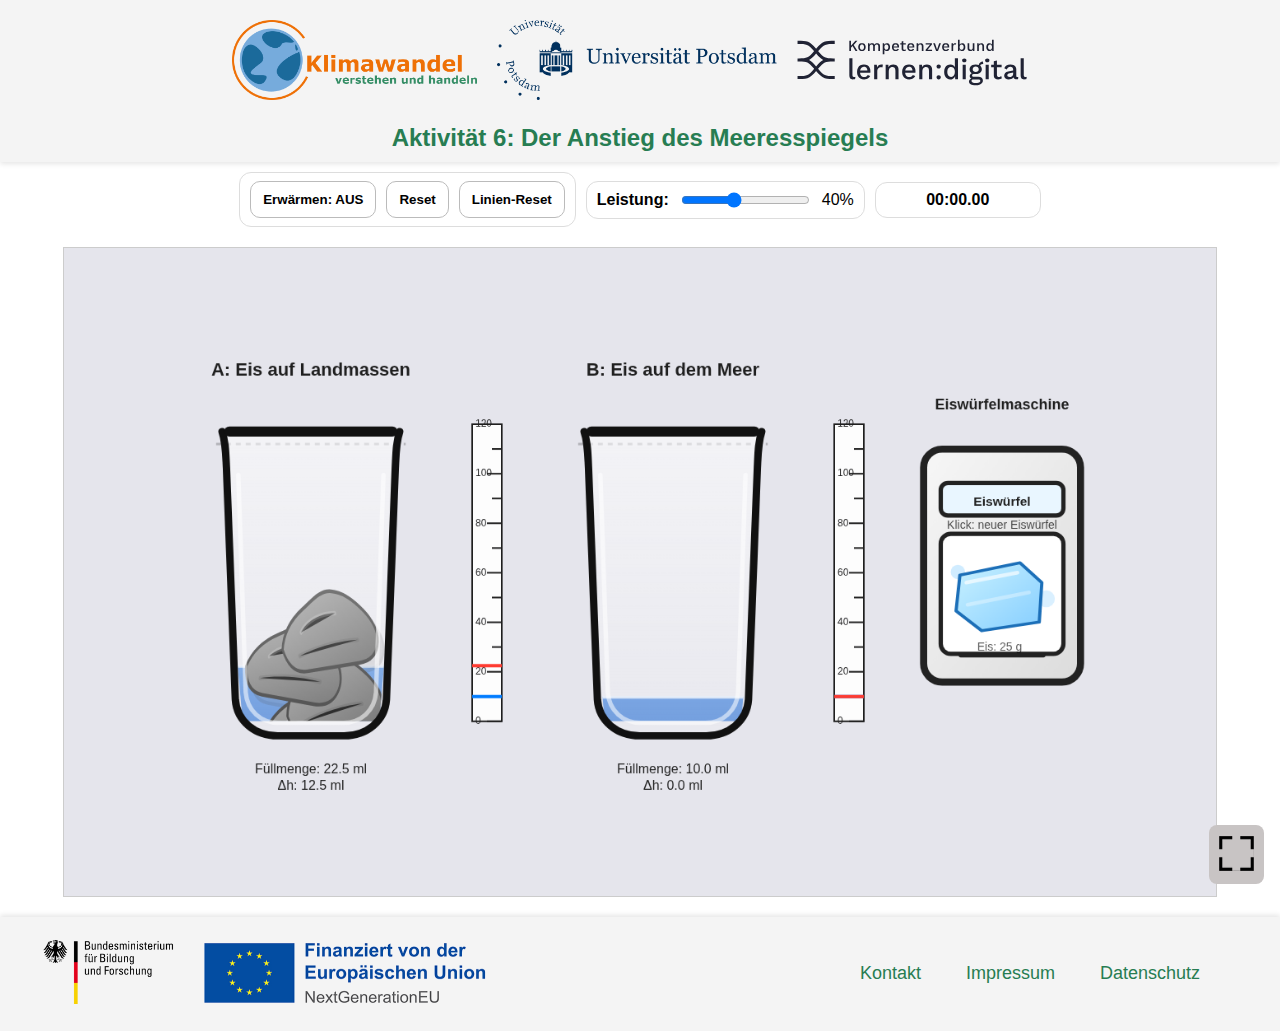
<file: A6/index.html>
<!DOCTYPE html>
<html lang="de">
<head>
  <meta charset="UTF-8" />
  <meta name="viewport" content="width=device-width, initial-scale=1.0" />
  <title>Aktivität 6: Der Anstieg des Meeresspiegels</title>
  <link rel="stylesheet" href="styles.css" />
  <script src="script.js" defer></script>
  <style>
    /* kleine, nicht-invasive Ergänzungen nur für die Steuerleiste */
    #controlsBar{
      max-width: 1400px;
      width: 90%;
      margin: 10px auto 0 auto;
      display: flex;
      gap: 10px;
      flex-wrap: wrap;
      align-items: center;
      justify-content: center;
    }
    #controlsBar button{
      padding: 10px 12px;
      border-radius: 10px;
      border: 1px solid #bbb;
      background: #fff;
      cursor: pointer;
      font-weight: 600;
    }
    #controlsBar button.on{ background: #e9f6ff; border-color:#7fb6ff; }
    #controlsBar .group{
      display:flex; gap:10px; align-items:center; flex-wrap:wrap;
      background: rgba(255,255,255,0.85);
      border: 1px solid #ddd;
      padding: 8px 10px;
      border-radius: 12px;
    }
    #controlsBar label{ font-weight: 600; }
    #timerBox{
      font-variant-numeric: tabular-nums;
      font-weight: 700;
      padding: 8px 12px;
      border-radius: 12px;
      border: 1px solid #ddd;
      background: rgba(255,255,255,0.85);
      min-width: 140px;
      text-align:center;
    }
  </style>
</head>

<header>
  <div id="parentHeader">
    <div id="logoRow">
      <a href="https://klimawandel-schule.de/de"><img class="header-logo" src="img/logo.png" alt="Logo 1"></a>
      <a href="https://www.uni-potsdam.de/de/physikdidaktik/willkommen"><img class="header-logo" src="img/unipotsdam_logo.png" alt="Logo Uni Potsdam"></a>
      <a href="https://lernen.digital/"><img class="header-logo" src="img/kompetenzverbund-lernen-digital.svg" alt="Logo lernen.digital"></a>
    </div>
    <div id="wideHeader">
      <span class="headline">Aktivität 6: Der Anstieg des Meeresspiegels</span>
    </div>
  </div>
</header>

<body>
  <div id="controlsBar" aria-label="Steuerung">
    <div class="group">
      <button id="btnHeat" type="button">Erwärmen: AUS</button>
      <button id="btnReset" type="button">Reset</button>
    </div>
    <div class="group">
      <label for="power">Leistung:</label>
      <input id="power" type="range" min="0" max="100" value="40" />
      <span id="powerVal">40%</span>
    </div>
    <div id="timerBox"><span id="time">00:00.00</span></div>
  </div>

  <canvas id="canvas" width="1400" height="787.5"></canvas>

  <button id="fullscreen-btn" title="Vollbild">
    <img src="img/fullscreen.png" alt="fullscreen">
  </button>
</body>

<footer>
  <div class="footer-content">
    <div class="footer-images">
      <a><img class="header-logo" src="img/logo2.png" alt="Bundesministerium für Bildung und Forschung"></a>
      <a><img class="header-logo" src="img/logo3.png" alt="Europäische Union"></a>
    </div>
    <div class="footer-links">
      <a href="https://klimawandel-schule.de/de/kontakt" class="footer-link">Kontakt</a>
      <a href="https://klimawandel-schule.de/de/impressum" class="footer-link">Impressum</a>
      <a href="https://klimawandel-schule.de/de/datenschutz" class="footer-link">Datenschutz</a>
    </div>
  </div>
</footer>
</html>
</file>
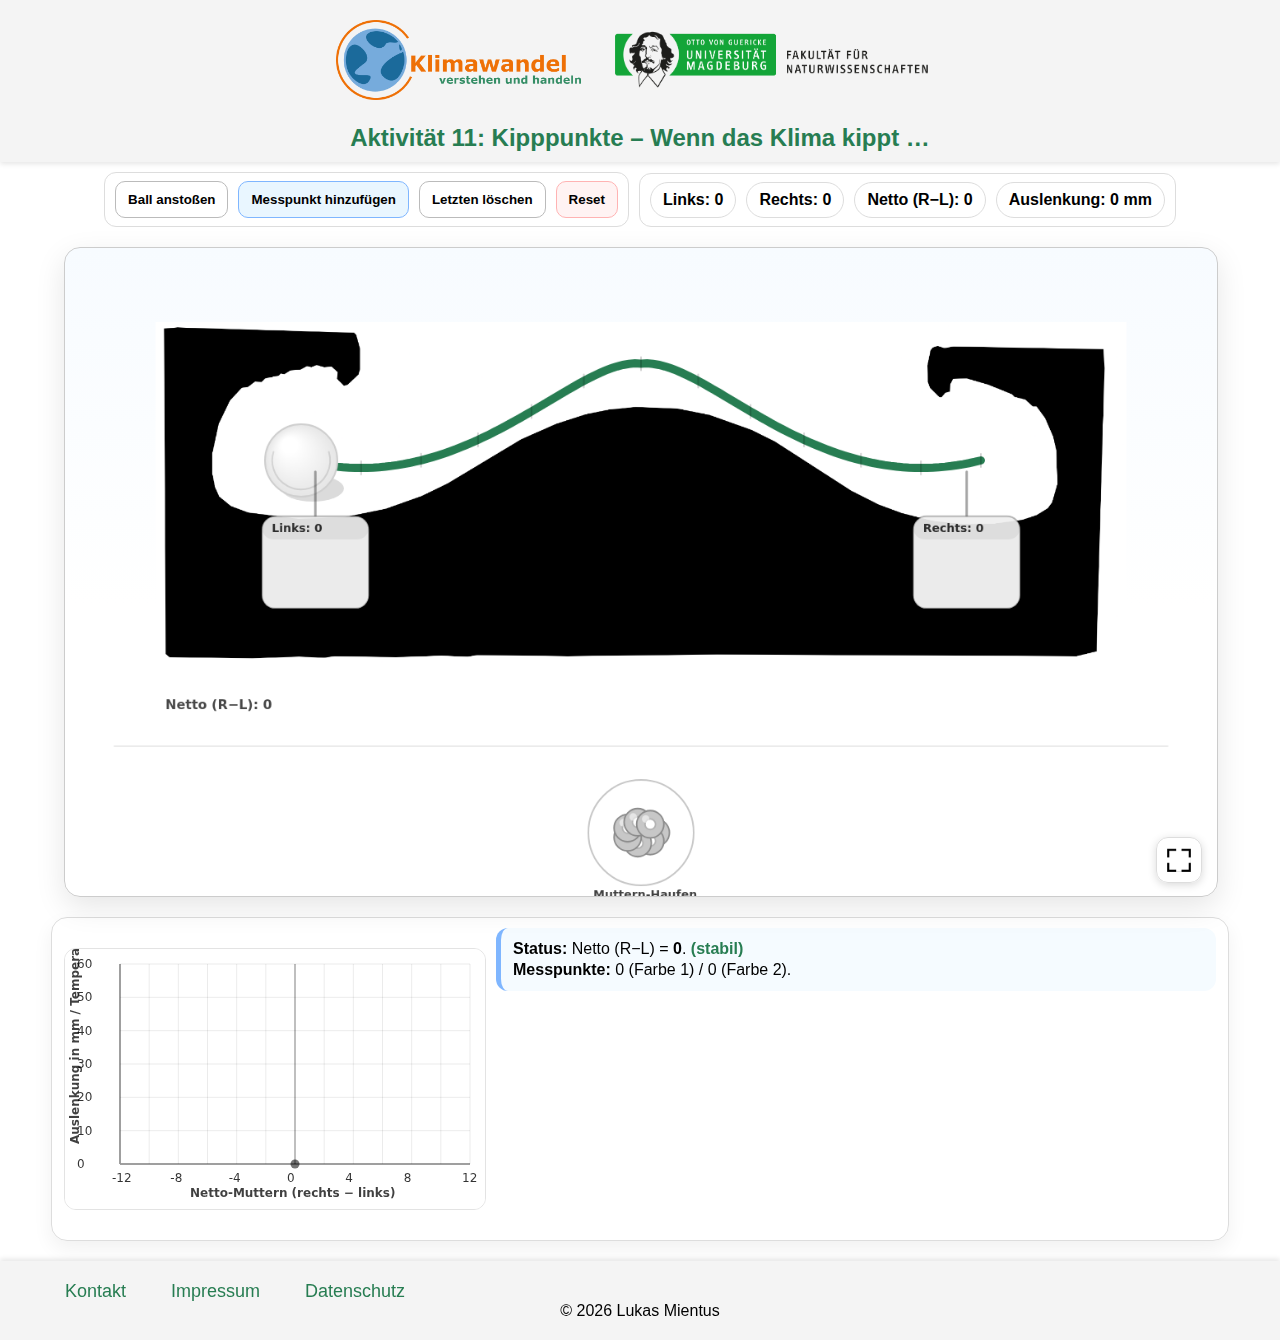
<file: A11/kipppunkte.html>
<!DOCTYPE html>
<html lang="de">
<head>
  <meta charset="UTF-8" />
  <meta name="viewport" content="width=device-width, initial-scale=1.0" />
  <title>Aktivität 11: Kipppunkte</title>
  <link rel="stylesheet" href="styles.css" />
  <script src="script.js" defer></script>
  <style>
    #controlsBar{
      max-width: 1400px; width: 90%; margin: 10px auto 0 auto;
      display:flex; gap:10px; flex-wrap:wrap; align-items:center; justify-content:center;
    }
    #controlsBar .group{
      display:flex; gap:10px; align-items:center; flex-wrap:wrap;
      background: rgba(255,255,255,0.90);
      border: 1px solid #ddd; padding: 8px 10px; border-radius: 12px;
    }
    #controlsBar button{
      padding: 10px 12px; border-radius: 10px; border: 1px solid #bbb;
      background:#fff; cursor:pointer; font-weight:700; user-select:none; touch-action: manipulation;
    }
    #controlsBar button.primary{ background:#e9f6ff; border-color:#7fb6ff; }
    #controlsBar button.danger{ background:#fff3f3; border-color:#ffb3b3; }
    #controlsBar .pill{
      font-weight: 800; padding: 8px 12px; border-radius: 999px;
      border: 1px solid #ddd; background: rgba(255,255,255,0.90);
      font-variant-numeric: tabular-nums;
    }

    #stageWrap{ max-width:1400px; width:90%; margin:10px auto 0 auto; position:relative; }
    #canvas{
      width:100%; height:auto; display:block;
      border-radius: 16px;
      box-shadow: 0 10px 30px rgba(0,0,0,0.10);
      background: linear-gradient(180deg, #f7fbff 0%, #ffffff 55%, #ffffff 100%);
      touch-action:none;
    }

    #panel{
      max-width: 1400px; width: 90%; margin: 10px auto 20px auto;
      background: rgba(255,255,255,0.92);
      border: 1px solid #ddd;
      border-radius: 16px;
      padding: 10px 12px;
      box-shadow: 0 8px 20px rgba(0,0,0,0.06);
      display:grid;
      grid-template-columns: 420px 1fr;
      gap: 12px;
      align-items: start;
    }
    @media (max-width: 920px){
      #panel{ grid-template-columns: 1fr; }
    }

    #chart{ width:100%; height:auto; border-radius: 12px; border:1px solid #e3e3e3; background:#fff; display:block; }
    #feedback{ border-left: 5px solid #7fb6ff; padding: 10px 12px; border-radius: 12px; background: #f5fbff; line-height: 1.35; }

    #fullscreen-btn{
      position: absolute;
      bottom: 14px;
      right: 14px;
      background: rgba(255,255,255,0.95);
      border: 1px solid #ddd;
      border-radius: 12px;
      padding: 10px;
      cursor: pointer;
      box-shadow: 0 2px 8px rgba(0,0,0,0.15);
      z-index: 1000;
    }
    #fullscreen-btn img{ width:24px; height:24px; display:block; }
  </style>
</head>

<header>
  <div id="parentHeader">
    <div id="logoRow">
      <a href="https://klimawandel-schule.de/de"><img class="header-logo" src="img/logo.png" alt="Logo 1"></a>
      <a href="https://www.physikdidaktik.ovgu.de/" > <img class="header-logo" src="img/OvGU_FNW.png" alt="Logo OvGU"> </a>
    </div>
    <div id="wideHeader">
      <span class="headline">Aktivität 11: Kipppunkte – Wenn das Klima kippt …</span>
    </div>
  </div>
</header>

<body>
  <div id="controlsBar" aria-label="Steuerung">
    <div class="group" aria-label="Aktionen">
      <button id="btnNudge" type="button">Ball anstoßen</button>
      <button id="btnRecord" type="button" class="primary">Messpunkt hinzufügen</button>
      <button id="btnUndo" type="button">Letzten löschen</button>
      <button id="btnReset" type="button" class="danger">Reset</button>
    </div>

    <div class="group" aria-label="Zähler">
      <span class="pill">Links: <span id="countL">0</span></span>
      <span class="pill">Rechts: <span id="countR">0</span></span>
      <span class="pill">Netto (R−L): <span id="net">0</span></span>
      <span class="pill">Auslenkung: <span id="disp">0</span> mm</span>
    </div>
  </div>

  <div id="stageWrap">
    <canvas id="canvas" width="1400" height="787"></canvas>
    <button id="fullscreen-btn" title="Vollbild"><img src="img/fullscreen.png" alt="fullscreen"></button>
  </div>

  <div id="panel">
    <canvas id="chart" width="420" height="260" aria-label="Diagramm"></canvas>
    <div id="feedback"></div>
  </div>
</body>

<footer>
    <div class="footer-content">
        <!-- Links im Footer -->
        <div class="footer-links">
            <a href="https://klimawandel-schule.de/de/kontakt" class="footer-link">Kontakt</a>
            <a href="https://klimawandel-schule.de/de/impressum" class="footer-link">Impressum</a>
            <a href="https://klimawandel-schule.de/de/datenschutz" class="footer-link">Datenschutz</a>
        </div>
    </div>

    <div class="footer-copyright">
        &copy; 2026 Lukas Mientus
    </div>
</footer>
  
</html>
</file>
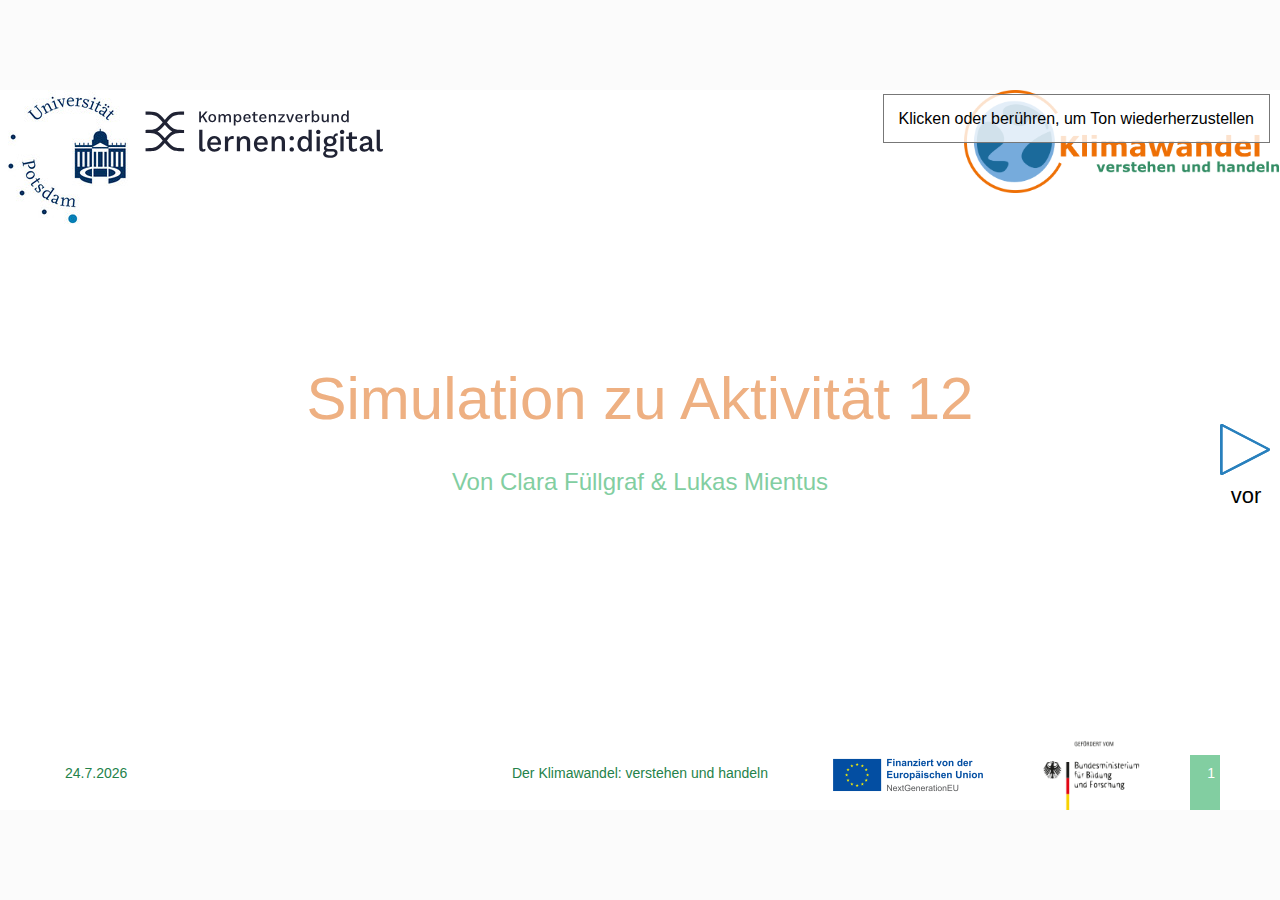
<file: A12/a12.html>
﻿<!DOCTYPE html>
<html lang="de-DE" dir="ltr">
<head>
	<title>Ohne Titel</title>
	<meta http-equiv="X-UA-Compatible" content="IE=Edge,chrome=1" />
	<meta http-equiv="Content-Type" content="text/html; charset=utf-8"/>
	<meta name="generator" content="ActivePresenter 9.2.1"/>
	<meta name="author" content="clara" />
	<meta name="description" content=""/>
	<meta name="copyright" content=" " />
	<meta name="viewport" content="initial-scale=1.0">
	<meta name="apple-mobile-web-app-capable" content="yes">
	<style>
		html {
			height: 100%;
		}
		body {
			height: 100%;
			margin: 0;
			padding: 0;
		}
		.ap-prez-container {
			position: relative;
			height: 100%;
			overflow: hidden;
			outline: none;
		}
	</style>
	<link rel="stylesheet" type="text/css" href="player/rlplayer.css" />
	<script type="text/javascript" src="player/rlplayer.js"></script>
	<script type="text/javascript" src="player/rlplayer.lang.de-DE.js"></script>
	
	
	
	
	

</head>
<body>
	<div id="lqMz5QfJ" class="ap-prez-container" lang="de-DE" dir="ltr">
		<script type="text/javascript">
			AtomiAP.open("rlprez.js", "lqMz5QfJ", {
				playMode: "Test",
				preloader: {zIndex: 2,diameter: 60,density: 9,range: 1000,speed: 1,color:'#2090E6',shape:'oval'}
			});
		</script>
	</div>
</body>
</html>
</file>
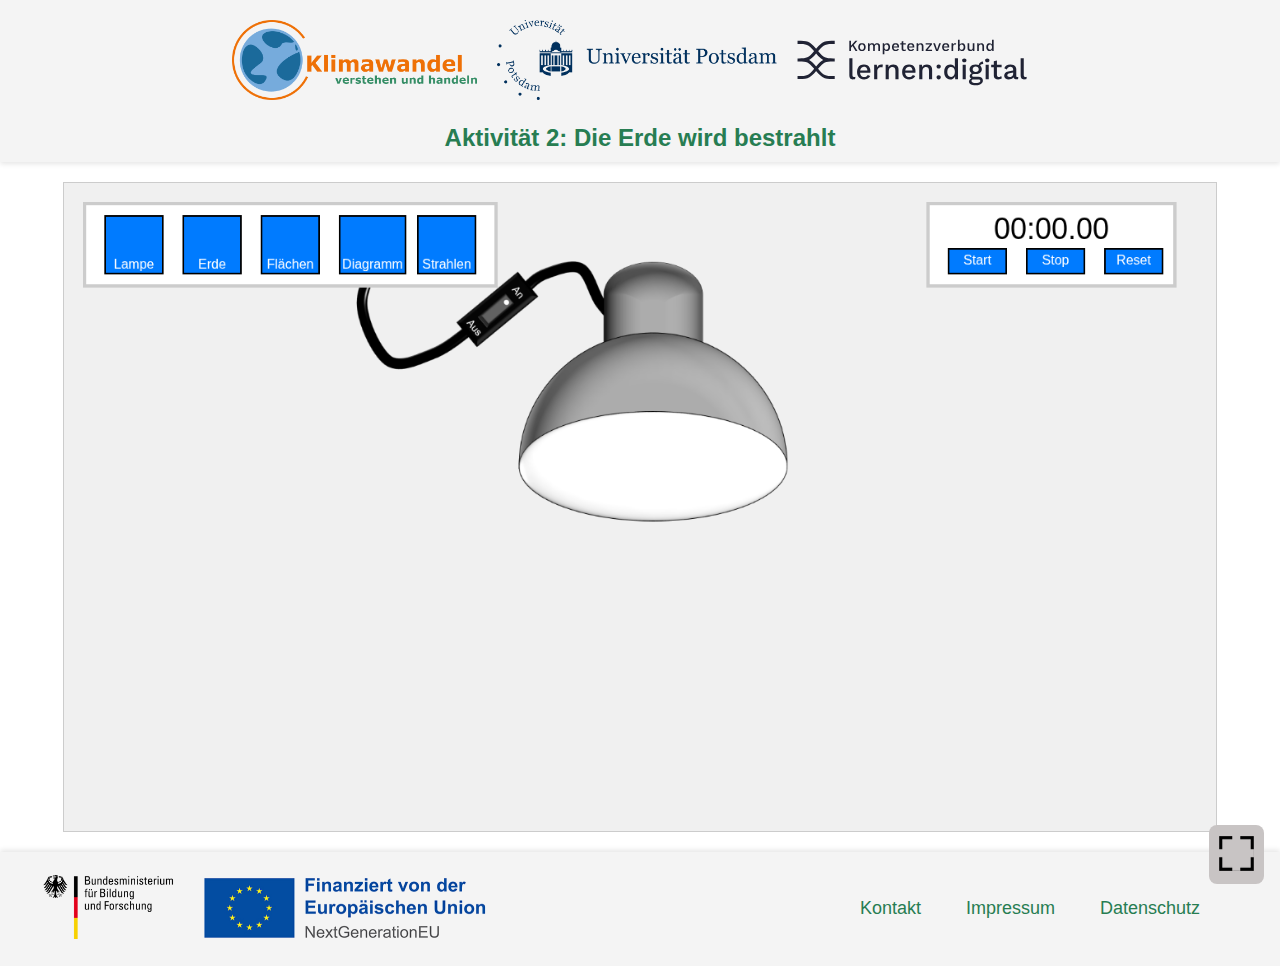
<file: A2/activity2.html>
<!DOCTYPE html>
<html lang="de">
<head>
    <meta charset="UTF-8">
    <meta name="viewport" content="width=device-width, initial-scale=1.0">
    <title>Aktivität 2: Die Erde wird bestrahlt</title>

    <link rel="stylesheet" href="styles.css">
    <script src="script.js" defer></script>

</head>

<header>
    <div id="parentHeader">
        <div id="logoRow">
            <a href="https://klimawandel-schule.de/de"><img class="header-logo" src="img/logo.png" alt="Logo 1"></a>
            <a href="https://www.uni-potsdam.de/de/physikdidaktik/willkommen" > <img class="header-logo" src="img/unipotsdam_logo.png" alt="Logo Uni Potsdam"> </a>
            <a href="https://lernen.digital/"> <img class="header-logo" src="img/kompetenzverbund-lernen-digital.svg" alt="Logo lernen.digital"> </a>
        </div>
        <div id="wideHeader">
            <span class="headline">Aktivität 2: Die Erde wird bestrahlt</span>
        </div>
    </div>
</header>

<body onload="startAnimation()"> <!-- Wenn Seite geladen ist, dann wird Funktion "startAnimation()" gestartet -->
    
    <canvas id="canvas" width="1400" height="787.5"></canvas>
    <button id="fullscreen-btn" title="Vollbild">
        <img src="img/fullscreen.png" alt="fullscreen">
      </button>
</body>

<footer>
    <div class="footer-content">
        <!-- Logos im Footer -->
        <div class="footer-images">
            <a><img class="header-logo" src="img/logo2.png" alt="Bundesministerium für Bildung und Forschung"></a> <!-- Zweites Logo -->
            <a><img class="header-logo" src="img/logo3.png" alt="Europäische Union"></a> <!-- Drittes Logo -->
        </div>
        <!-- Links im Footer -->
        <div class="footer-links">
            <a href="https://klimawandel-schule.de/de/kontakt" class="footer-link">Kontakt</a>
            <a href="https://klimawandel-schule.de/de/impressum" class="footer-link">Impressum</a>
            <a href="https://klimawandel-schule.de/de/datenschutz" class="footer-link">Datenschutz</a>
        </div>
    </div>
</footer>
</html>
</file>
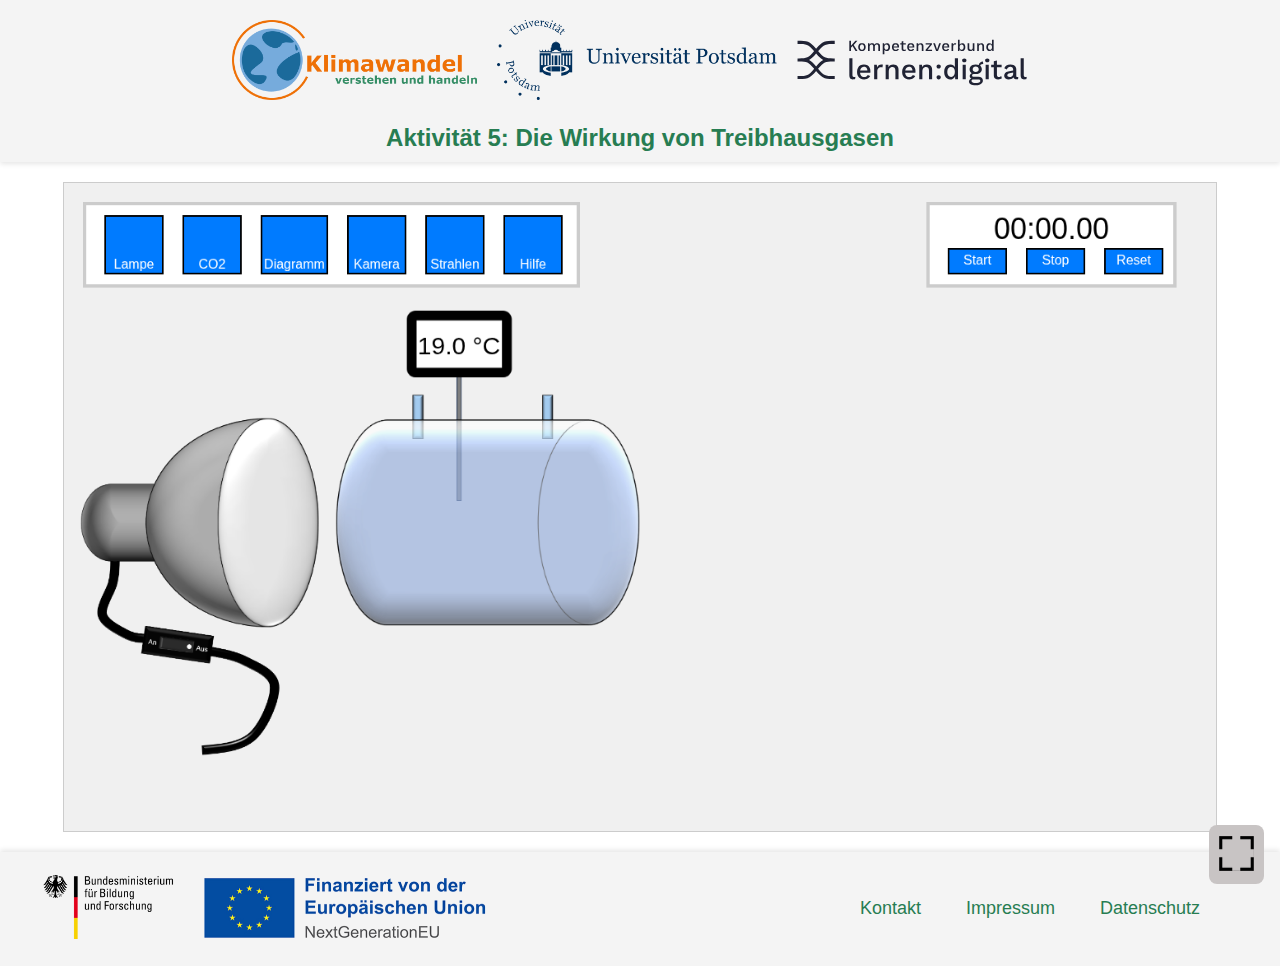
<file: A5/a5.html>
<!DOCTYPE html>
<html lang="de">
<head>
    <meta charset="UTF-8">
    <meta name="viewport" content="width=device-width, initial-scale=1.0">
    <title>Aktivität 5: Die Wirkung von Treibhausgasen</title>

    <link rel="stylesheet" href="styles.css">
    <script src="script.js" defer></script>

</head>

<header>
    <div id="parentHeader">
        <div id="logoRow">
            <a href="https://klimawandel-schule.de/de"><img class="header-logo" src="img/logo.png" alt="Logo 1"></a>
            <a href="https://www.uni-potsdam.de/de/physikdidaktik/willkommen" > <img class="header-logo" src="img/unipotsdam_logo.png" alt="Logo Uni Potsdam"> </a>
            <a href="https://lernen.digital/"> <img class="header-logo" src="img/kompetenzverbund-lernen-digital.svg" alt="Logo lernen.digital"> </a>
        </div>
        <div id="wideHeader">
            <span class="headline">Aktivität 5: Die Wirkung von Treibhausgasen</span>
        </div>
    </div>
</header>

<body onload="startAnimation()"> <!-- Wenn Seite geladen ist, dann wird Funktion "startAnimation()" gestartet -->
    
    <canvas id="canvas" width="1400" height="787.5"></canvas>
    <button id="fullscreen-btn" title="Vollbild">
        <img src="img/fullscreen.png" alt="fullscreen">
      </button>
</body>

<footer>
    <div class="footer-content">
        <!-- Logos im Footer -->
        <div class="footer-images">
            <a><img class="header-logo" src="img/logo2.png" alt="Bundesministerium für Bildung und Forschung"></a> <!-- Zweites Logo -->
            <a><img class="header-logo" src="img/logo3.png" alt="Europäische Union"></a> <!-- Drittes Logo -->
        </div>
        <!-- Links im Footer -->
        <div class="footer-links">
            <a href="https://klimawandel-schule.de/de/kontakt" class="footer-link">Kontakt</a>
            <a href="https://klimawandel-schule.de/de/impressum" class="footer-link">Impressum</a>
            <a href="https://klimawandel-schule.de/de/datenschutz" class="footer-link">Datenschutz</a>
        </div>
    </div>
</footer>
</html>
</file>
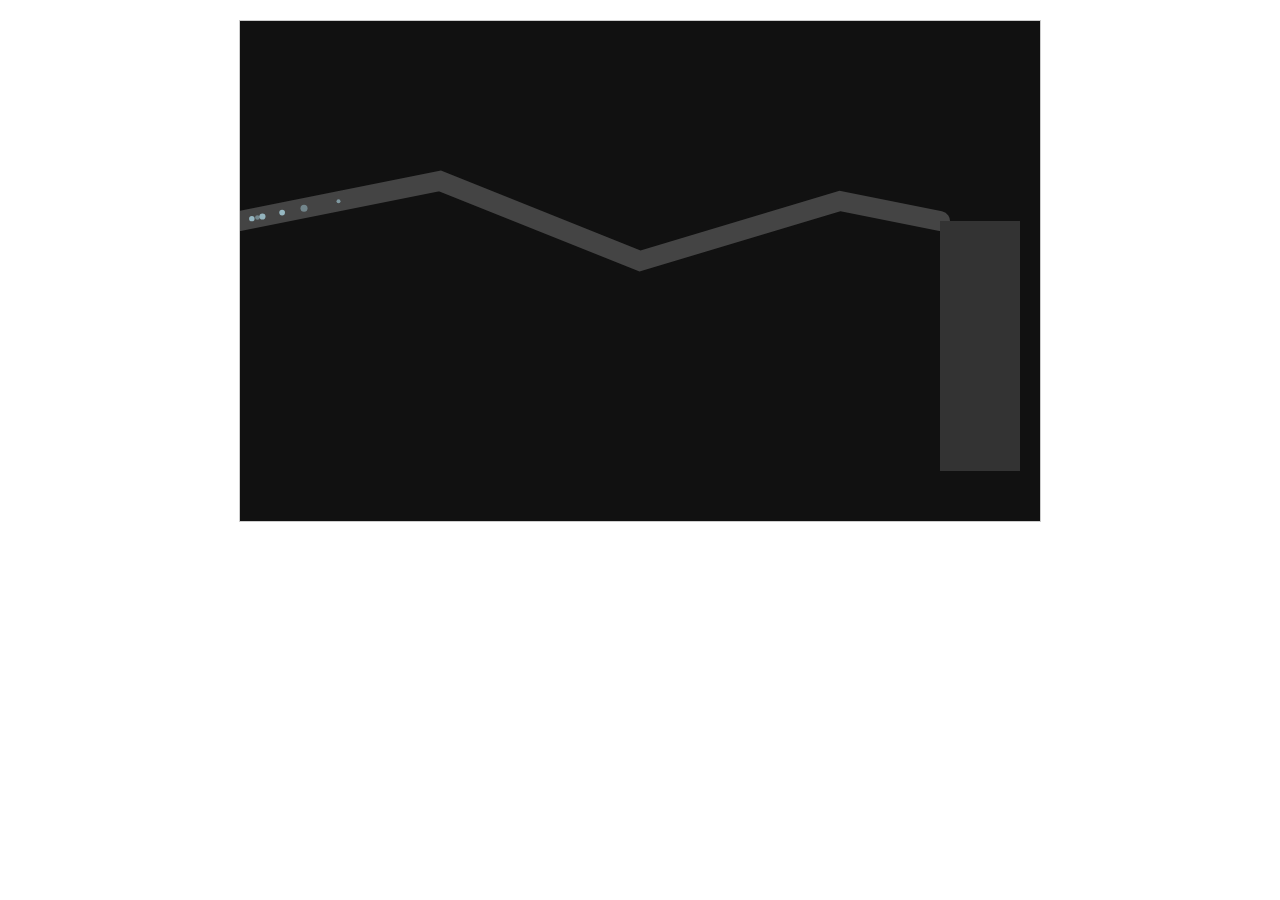
<file: A5/activity5 - Kopie.html>
<!DOCTYPE html>
<html lang="de">
<head>
  <meta charset="UTF-8">
  <title>Gassimulation mit Behälter</title>
  <style>
    canvas {
      background: #111;
      display: block;
      margin: 20px auto;
      border: 1px solid #ccc;
    }
  </style>
</head>
<body>

<canvas id="gasCanvas" width="800" height="500"></canvas>

<script>
  const canvas = document.getElementById('gasCanvas');
  const ctx = canvas.getContext('2d');

  const particles = [];

  const pathPoints = [
    { x: 0, y: 200 },
    { x: 200, y: 160 },
    { x: 400, y: 240 },
    { x: 600, y: 180 },
    { x: 700, y: 200 }
  ];

  const container = {
    x: 700,
    y: 200,
    width: 80,
    height: 250
  };

  function getPathPosition(t) {
    const segment = Math.floor(t * (pathPoints.length - 1));
    const start = pathPoints[segment];
    const end = pathPoints[segment + 1] || pathPoints[pathPoints.length - 1];
    const localT = (t * (pathPoints.length - 1)) % 1;

    const x = start.x + (end.x - start.x) * localT;
    const y = start.y + (end.y - start.y) * localT;

    return { x, y };
  }

  class Particle {
    constructor() {
      this.reset();
    }

    reset() {
      this.inContainer = false;
      this.t = 0;
      this.speed = Math.random() * 0.003 + 0.001;
      this.radius = Math.random() * 3 + 1.5;
      this.opacity = Math.random() * 0.5 + 0.3;

      this.x = 0;
      this.y = 0;

      // Wenn im Behälter:
      this.vx = 0;
      this.vy = 0;
    }

    update() {
      if (!this.inContainer) {
        this.t += this.speed;
        if (this.t >= 1) {
          this.inContainer = true;
          this.x = container.x + container.width / 2;
          this.y = container.y + 5;

          // Zufällige Bewegung wie Gasatom
          const angle = Math.random() * 2 * Math.PI;
          const speed = Math.random() * 1.5 + 0.5;
          this.vx = Math.cos(angle) * speed;
          this.vy = Math.sin(angle) * speed;
        } else {
          const pos = getPathPosition(this.t);
          this.x = pos.x;
          this.y = pos.y;
        }
      } else {
        this.x += this.vx;
        this.y += this.vy;

        // Wände des Behälters
        if (this.x - this.radius < container.x) {
          this.x = container.x + this.radius;
          this.vx *= -1;
        }
        if (this.x + this.radius > container.x + container.width) {
          this.x = container.x + container.width - this.radius;
          this.vx *= -1;
        }
        if (this.y - this.radius < container.y) {
          this.y = container.y + this.radius;
          this.vy *= -1;
        }
        if (this.y + this.radius > container.y + container.height) {
          this.y = container.y + container.height - this.radius;
          this.vy *= -1;
        }
      }
    }

    draw() {
      ctx.beginPath();
      ctx.arc(this.x, this.y, this.radius, 0, Math.PI * 2);
      ctx.fillStyle = `rgba(173,216,230,${this.opacity})`;
      ctx.fill();
    }
  }

  // Neue Partikel regelmäßig erzeugen
  setInterval(() => {
    if (particles.length < 300) {
      particles.push(new Particle());
    }
  }, 100);

  function drawPath() {
    ctx.strokeStyle = '#444';
    ctx.lineWidth = 20;
    ctx.lineCap = 'round';
    ctx.beginPath();
    ctx.moveTo(pathPoints[0].x, pathPoints[0].y);
    for (let i = 1; i < pathPoints.length; i++) {
      ctx.lineTo(pathPoints[i].x, pathPoints[i].y);
    }
    ctx.stroke();
  }

  function drawContainer() {
    ctx.fillStyle = '#333';
    ctx.fillRect(container.x, container.y, container.width, container.height);
  }

  function animate() {
    ctx.clearRect(0, 0, canvas.width, canvas.height);

    drawPath();
    drawContainer();

    particles.forEach(p => {
      p.update();
      p.draw();
    });

    requestAnimationFrame(animate);
  }

  animate();
</script>

</body>
</html>
</file>
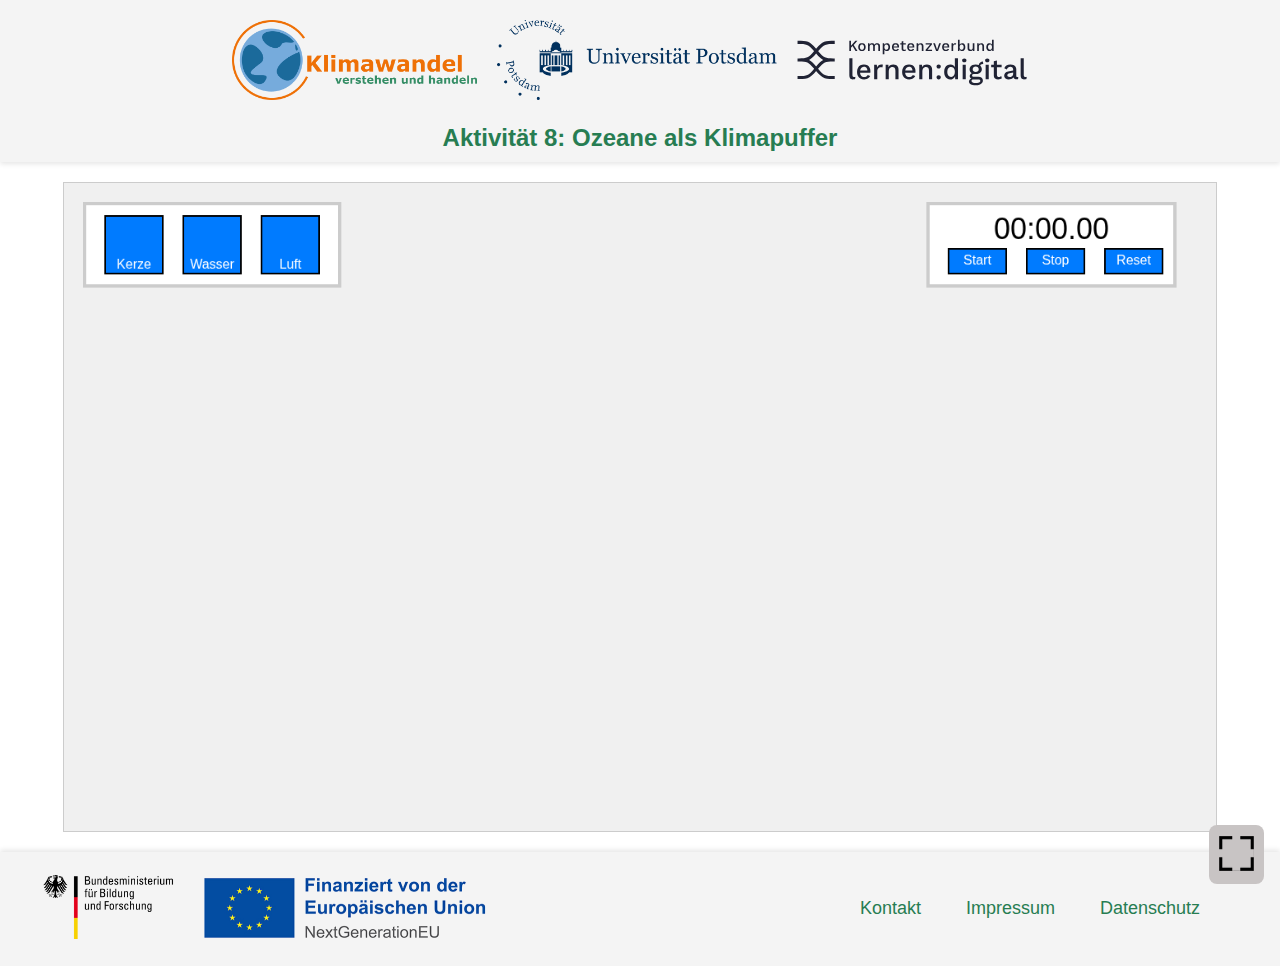
<file: A8/klimapuffer.html>
<!DOCTYPE html>
<html lang="de">
<head>
    <meta charset="UTF-8">
    <meta name="viewport" content="width=device-width, initial-scale=1.0">
    <title>Aktivität 8: Ozeane als Klimapuffer</title>

    <link rel="stylesheet" href="styles.css">
    <script src="script.js" defer></script>

</head>

<header>
    <div id="parentHeader">
        <div id="logoRow">
            <a href="https://klimawandel-schule.de/de"><img class="header-logo" src="img/logo.png" alt="Logo 1"></a>
            <a href="https://www.uni-potsdam.de/de/physikdidaktik/willkommen" > <img class="header-logo" src="img/unipotsdam_logo.png" alt="Logo Uni Potsdam"> </a>
            <a href="https://lernen.digital/"> <img class="header-logo" src="img/kompetenzverbund-lernen-digital.svg" alt="Logo lernen.digital"> </a>
        </div>
        <div id="wideHeader">
            <span class="headline">Aktivität 8: Ozeane als Klimapuffer</span>
        </div>
    </div>
</header>

<body onload="startAnimation()"> <!-- Wenn Seite geladen ist, dann wird Funktion "startAnimation()" gestartet -->
    
    <canvas id="canvas" width="1400" height="787.5"></canvas>
    <button id="fullscreen-btn" title="Vollbild">
        <img src="img/fullscreen.png" alt="fullscreen">
      </button>
</body>

<footer>
    <div class="footer-content">
        <!-- Logos im Footer -->
        <div class="footer-images">
            <a><img class="header-logo" src="img/logo2.png" alt="Bundesministerium für Bildung und Forschung"></a> <!-- Zweites Logo -->
            <a><img class="header-logo" src="img/logo3.png" alt="Europäische Union"></a> <!-- Drittes Logo -->
        </div>
        <!-- Links im Footer -->
        <div class="footer-links">
            <a href="https://klimawandel-schule.de/de/kontakt" class="footer-link">Kontakt</a>
            <a href="https://klimawandel-schule.de/de/impressum" class="footer-link">Impressum</a>
            <a href="https://klimawandel-schule.de/de/datenschutz" class="footer-link">Datenschutz</a>
        </div>
    </div>
</footer>
</html>
</file>
<file: A6/styles.css>
/* Allgemeine Stile */
body, html {
    margin: 0;
    padding: 0;
    font-family: Arial, Helvetica, sans-serif;
}

header {
    height: auto;
    padding: 10px;
    background-color: #f4f4f4;
    box-shadow: 0 2px 5px rgba(0, 0, 0, 0.1);
}

.headline {
    margin: 0;
    color: #277d52;
    font-size: 24px;
    font-weight: 600;
    text-align: center;
}

/* NEU: Container für drei Logos im Header */
#logoRow {
    display: flex;
    justify-content: center;
    align-items: center;
    gap: 20px;
    flex-wrap: wrap;
    width: 100%;
    padding: 10px 0;
}

/* NEU: Einheitlicher Logo-Stil */
.header-logo {
    max-height: 80px;
    width: auto;
}

/* Wird ggf. noch für altes Logo gebraucht */
.headlineContent {
    height: 80px;
    width: auto;
    max-width: 245px;
}

#parentHeader {
    display: flex;
    align-items: center;
    justify-content: space-between;
    flex-wrap: wrap;
    gap: 10px;
}

#narrowHeader {
    text-align: center;
    flex: 0 0 auto;
}

#wideHeader {
    flex: 1;
    text-align: center;
}

canvas {
    margin: 20px auto;
    display: block;
    width: 90%;
    max-width: 1400px;
    height: auto;
    background-color: rgba(222, 222, 231, 0.8);
    border: 1px solid #ccc;
}

footer {
    background-color: #f4f4f4;
    padding: 20px 10px;
    text-align: center;
    box-shadow: 0 -2px 5px rgba(0, 0, 0, 0.1);
}

.footer-content {
    display: flex;
    justify-content: space-between;
    align-items: center;
    flex-wrap: wrap;
    gap: 20px;
    max-width: 1200px;
    margin: 0 auto;
}

.footer-images {
    display: flex;
    gap: 20px;
}

.footer-images img {
    height: 70px;
    width: auto;
}

.footer-links {
    text-align: center;
    display: flex;
    margin-left: 25px;
    gap: 5px;
}

.footer-link {
    color: #277d52;
    font-size: 18px;
    text-decoration: none;
    margin-right: 40px;
}

.footer-link:hover {
    text-decoration: underline;
}

/* Responsive Design */
@media (max-width: 768px) {
    .headline {
        font-size: 18px;
    }

    .header-logo {
        max-height: 60px;
    }

    .headlineContent {
        height: 60px;
        max-width: 183px;
    }

    #parentHeader {
        flex-direction: column;
        align-items: center;
    }

    #logoRow {
        justify-content: center;
        gap: 15px;
    }

    .canvas {
        width: 100%;
        height: auto;
    }

    .footer-content {
        flex-direction: column;
        align-items: center;
    }

    .footer-images {
        justify-content: center;
    }
}

@media (max-width: 480px) {
    .headline {
        font-size: 16px;
    }

    .header-logo {
        max-height: 50px;
    }

    .headlineContent {
        height: 50px;
        max-width: 153px;
    }

    #parentHeader {
        gap: 5px;
    }

    #logoRow {
        flex-direction: row;
        flex-wrap: wrap;
        gap: 10px;
    }

    .footer-images {
        gap: 10px;
    }
}


#fullscreen-btn {
    position: fixed;
    bottom: 16px;
    right: 16px;
    background: rgb(200, 196, 196);
    border: none;
    border-radius: 8px;
    padding: 10px;
    cursor: pointer;
  }

  #fullscreen-btn svg {
    width: 24px;
    height: 24px;
    fill: rgba(255, 255, 255, 0.864);
  }

  #fullscreen-btn:hover {
    background: rgba(69, 69, 69, 0.7);
  }
</file>
<file: A11/styles.css>
/* Allgemeine Stile */
body, html {
    margin: 0;
    padding: 0;
    font-family: Arial, Helvetica, sans-serif;
}

header {
    height: auto;
    padding: 10px;
    background-color: #f4f4f4;
    box-shadow: 0 2px 5px rgba(0, 0, 0, 0.1);
}

.headline {
    margin: 0;
    color: #277d52;
    font-size: 24px;
    font-weight: 600;
    text-align: center;
}

/* NEU: Container für drei Logos im Header */
#logoRow {
    display: flex;
    justify-content: center;
    align-items: center;
    gap: 20px;
    flex-wrap: wrap;
    width: 100%;
    padding: 10px 0;
}

/* NEU: Einheitlicher Logo-Stil */
.header-logo {
    max-height: 80px;
    width: auto;
}

/* Wird ggf. noch für altes Logo gebraucht */
.headlineContent {
    height: 80px;
    width: auto;
    max-width: 245px;
}

#parentHeader {
    display: flex;
    align-items: center;
    justify-content: space-between;
    flex-wrap: wrap;
    gap: 10px;
}

#narrowHeader {
    text-align: center;
    flex: 0 0 auto;
}

#wideHeader {
    flex: 1;
    text-align: center;
}

canvas {
    margin: 20px auto;
    display: block;
    width: 90%;
    max-width: 1400px;
    height: auto;
    background-color: rgba(222, 222, 231, 0.8);
    border: 1px solid #ccc;
}

footer {
    background-color: #f4f4f4;
    padding: 20px 10px;
    text-align: center;
    box-shadow: 0 -2px 5px rgba(0, 0, 0, 0.1);
}

.footer-content {
    display: flex;
    justify-content: space-between;
    align-items: center;
    flex-wrap: wrap;
    gap: 20px;
    max-width: 1200px;
    margin: 0 auto;
}

.footer-images {
    display: flex;
    gap: 20px;
}

.footer-images img {
    height: 70px;
    width: auto;
}

.footer-links {
    text-align: center;
    display: flex;
    margin-left: 25px;
    gap: 5px;
}

.footer-link {
    color: #277d52;
    font-size: 18px;
    text-decoration: none;
    margin-right: 40px;
}

.footer-link:hover {
    text-decoration: underline;
}

/* Responsive Design */
@media (max-width: 768px) {
    .headline {
        font-size: 18px;
    }

    .header-logo {
        max-height: 60px;
    }

    .headlineContent {
        height: 60px;
        max-width: 183px;
    }

    #parentHeader {
        flex-direction: column;
        align-items: center;
    }

    #logoRow {
        justify-content: center;
        gap: 15px;
    }

    .canvas {
        width: 100%;
        height: auto;
    }

    .footer-content {
        flex-direction: column;
        align-items: center;
    }

    .footer-images {
        justify-content: center;
    }
}

@media (max-width: 480px) {
    .headline {
        font-size: 16px;
    }

    .header-logo {
        max-height: 50px;
    }

    .headlineContent {
        height: 50px;
        max-width: 153px;
    }

    #parentHeader {
        gap: 5px;
    }

    #logoRow {
        flex-direction: row;
        flex-wrap: wrap;
        gap: 10px;
    }

    .footer-images {
        gap: 10px;
    }
}


#fullscreen-btn {
    position: fixed;
    bottom: 16px;
    right: 16px;
    background: rgb(200, 196, 196);
    border: none;
    border-radius: 8px;
    padding: 10px;
    cursor: pointer;
  }

  #fullscreen-btn svg {
    width: 24px;
    height: 24px;
    fill: rgba(255, 255, 255, 0.864);
  }

  #fullscreen-btn:hover {
    background: rgba(69, 69, 69, 0.7);
  }
</file>
<file: A2/styles.css>
/* Allgemeine Stile */
body, html {
    margin: 0;
    padding: 0;
    font-family: Arial, Helvetica, sans-serif;
}

header {
    height: auto;
    padding: 10px;
    background-color: #f4f4f4;
    box-shadow: 0 2px 5px rgba(0, 0, 0, 0.1);
}

.headline {
    margin: 0;
    color: #277d52;
    font-size: 24px;
    font-weight: 600;
    text-align: center;
}

/* NEU: Container für drei Logos im Header */
#logoRow {
    display: flex;
    justify-content: center;
    align-items: center;
    gap: 20px;
    flex-wrap: wrap;
    width: 100%;
    padding: 10px 0;
}

/* NEU: Einheitlicher Logo-Stil */
.header-logo {
    max-height: 80px;
    width: auto;
}

/* Wird ggf. noch für altes Logo gebraucht */
.headlineContent {
    height: 80px;
    width: auto;
    max-width: 245px;
}

#parentHeader {
    display: flex;
    align-items: center;
    justify-content: space-between;
    flex-wrap: wrap;
    gap: 10px;
}

#narrowHeader {
    text-align: center;
    flex: 0 0 auto;
}

#wideHeader {
    flex: 1;
    text-align: center;
}

canvas {
    margin: 20px auto;
    display: block;
    width: 90%;
    max-width: 1400px;
    height: auto;
    background-color: rgba(222, 222, 231, 0.8);
    border: 1px solid #ccc;
}

footer {
    background-color: #f4f4f4;
    padding: 20px 10px;
    text-align: center;
    box-shadow: 0 -2px 5px rgba(0, 0, 0, 0.1);
}

.footer-content {
    display: flex;
    justify-content: space-between;
    align-items: center;
    flex-wrap: wrap;
    gap: 20px;
    max-width: 1200px;
    margin: 0 auto;
}

.footer-images {
    display: flex;
    gap: 20px;
}

.footer-images img {
    height: 70px;
    width: auto;
}

.footer-links {
    text-align: center;
    display: flex;
    margin-left: 25px;
    gap: 5px;
}

.footer-link {
    color: #277d52;
    font-size: 18px;
    text-decoration: none;
    margin-right: 40px;
}

.footer-link:hover {
    text-decoration: underline;
}

/* Responsive Design */
@media (max-width: 768px) {
    .headline {
        font-size: 18px;
    }

    .header-logo {
        max-height: 60px;
    }

    .headlineContent {
        height: 60px;
        max-width: 183px;
    }

    #parentHeader {
        flex-direction: column;
        align-items: center;
    }

    #logoRow {
        justify-content: center;
        gap: 15px;
    }

    .canvas {
        width: 100%;
        height: auto;
    }

    .footer-content {
        flex-direction: column;
        align-items: center;
    }

    .footer-images {
        justify-content: center;
    }
}

@media (max-width: 480px) {
    .headline {
        font-size: 16px;
    }

    .header-logo {
        max-height: 50px;
    }

    .headlineContent {
        height: 50px;
        max-width: 153px;
    }

    #parentHeader {
        gap: 5px;
    }

    #logoRow {
        flex-direction: row;
        flex-wrap: wrap;
        gap: 10px;
    }

    .footer-images {
        gap: 10px;
    }
}


#fullscreen-btn {
    position: fixed;
    bottom: 16px;
    right: 16px;
    background: rgb(200, 196, 196);
    border: none;
    border-radius: 8px;
    padding: 10px;
    cursor: pointer;
  }

  #fullscreen-btn svg {
    width: 24px;
    height: 24px;
    fill: rgba(255, 255, 255, 0.864);
  }

  #fullscreen-btn:hover {
    background: rgba(69, 69, 69, 0.7);
  }
</file>
<file: A5/styles.css>
/* Allgemeine Stile */
body, html {
    margin: 0;
    padding: 0;
    font-family: Arial, Helvetica, sans-serif;
}

header {
    height: auto;
    padding: 10px;
    background-color: #f4f4f4;
    box-shadow: 0 2px 5px rgba(0, 0, 0, 0.1);
}

.headline {
    margin: 0;
    color: #277d52;
    font-size: 24px;
    font-weight: 600;
    text-align: center;
}

/* NEU: Container für drei Logos im Header */
#logoRow {
    display: flex;
    justify-content: center;
    align-items: center;
    gap: 20px;
    flex-wrap: wrap;
    width: 100%;
    padding: 10px 0;
}

/* NEU: Einheitlicher Logo-Stil */
.header-logo {
    max-height: 80px;
    width: auto;
}

/* Wird ggf. noch für altes Logo gebraucht */
.headlineContent {
    height: 80px;
    width: auto;
    max-width: 245px;
}

#parentHeader {
    display: flex;
    align-items: center;
    justify-content: space-between;
    flex-wrap: wrap;
    gap: 10px;
}

#narrowHeader {
    text-align: center;
    flex: 0 0 auto;
}

#wideHeader {
    flex: 1;
    text-align: center;
}

canvas {
    margin: 20px auto;
    display: block;
    width: 90%;
    max-width: 1400px;
    height: auto;
    background-color: rgba(222, 222, 231, 0.8);
    border: 1px solid #ccc;
}

footer {
    background-color: #f4f4f4;
    padding: 20px 10px;
    text-align: center;
    box-shadow: 0 -2px 5px rgba(0, 0, 0, 0.1);
}

.footer-content {
    display: flex;
    justify-content: space-between;
    align-items: center;
    flex-wrap: wrap;
    gap: 20px;
    max-width: 1200px;
    margin: 0 auto;
}

.footer-images {
    display: flex;
    gap: 20px;
}

.footer-images img {
    height: 70px;
    width: auto;
}

.footer-links {
    text-align: center;
    display: flex;
    margin-left: 25px;
    gap: 5px;
}

.footer-link {
    color: #277d52;
    font-size: 18px;
    text-decoration: none;
    margin-right: 40px;
}

.footer-link:hover {
    text-decoration: underline;
}

/* Responsive Design */
@media (max-width: 768px) {
    .headline {
        font-size: 18px;
    }

    .header-logo {
        max-height: 60px;
    }

    .headlineContent {
        height: 60px;
        max-width: 183px;
    }

    #parentHeader {
        flex-direction: column;
        align-items: center;
    }

    #logoRow {
        justify-content: center;
        gap: 15px;
    }

    .canvas {
        width: 100%;
        height: auto;
    }

    .footer-content {
        flex-direction: column;
        align-items: center;
    }

    .footer-images {
        justify-content: center;
    }
}

@media (max-width: 480px) {
    .headline {
        font-size: 16px;
    }

    .header-logo {
        max-height: 50px;
    }

    .headlineContent {
        height: 50px;
        max-width: 153px;
    }

    #parentHeader {
        gap: 5px;
    }

    #logoRow {
        flex-direction: row;
        flex-wrap: wrap;
        gap: 10px;
    }

    .footer-images {
        gap: 10px;
    }
}


#fullscreen-btn {
    position: fixed;
    bottom: 16px;
    right: 16px;
    background: rgb(200, 196, 196);
    border: none;
    border-radius: 8px;
    padding: 10px;
    cursor: pointer;
  }

  #fullscreen-btn svg {
    width: 24px;
    height: 24px;
    fill: rgba(255, 255, 255, 0.864);
  }

  #fullscreen-btn:hover {
    background: rgba(69, 69, 69, 0.7);
  }
</file>
<file: A8/styles.css>
/* Allgemeine Stile */
body, html {
    margin: 0;
    padding: 0;
    font-family: Arial, Helvetica, sans-serif;
}

header {
    height: auto;
    padding: 10px;
    background-color: #f4f4f4;
    box-shadow: 0 2px 5px rgba(0, 0, 0, 0.1);
}

.headline {
    margin: 0;
    color: #277d52;
    font-size: 24px;
    font-weight: 600;
    text-align: center;
}

/* NEU: Container für drei Logos im Header */
#logoRow {
    display: flex;
    justify-content: center;
    align-items: center;
    gap: 20px;
    flex-wrap: wrap;
    width: 100%;
    padding: 10px 0;
}

/* NEU: Einheitlicher Logo-Stil */
.header-logo {
    max-height: 80px;
    width: auto;
}

/* Wird ggf. noch für altes Logo gebraucht */
.headlineContent {
    height: 80px;
    width: auto;
    max-width: 245px;
}

#parentHeader {
    display: flex;
    align-items: center;
    justify-content: space-between;
    flex-wrap: wrap;
    gap: 10px;
}

#narrowHeader {
    text-align: center;
    flex: 0 0 auto;
}

#wideHeader {
    flex: 1;
    text-align: center;
}

canvas {
    margin: 20px auto;
    display: block;
    width: 90%;
    max-width: 1400px;
    height: auto;
    background-color: rgba(222, 222, 231, 0.8);
    border: 1px solid #ccc;
}

footer {
    background-color: #f4f4f4;
    padding: 20px 10px;
    text-align: center;
    box-shadow: 0 -2px 5px rgba(0, 0, 0, 0.1);
}

.footer-content {
    display: flex;
    justify-content: space-between;
    align-items: center;
    flex-wrap: wrap;
    gap: 20px;
    max-width: 1200px;
    margin: 0 auto;
}

.footer-images {
    display: flex;
    gap: 20px;
}

.footer-images img {
    height: 70px;
    width: auto;
}

.footer-links {
    text-align: center;
    display: flex;
    margin-left: 25px;
    gap: 5px;
}

.footer-link {
    color: #277d52;
    font-size: 18px;
    text-decoration: none;
    margin-right: 40px;
}

.footer-link:hover {
    text-decoration: underline;
}

/* Responsive Design */
@media (max-width: 768px) {
    .headline {
        font-size: 18px;
    }

    .header-logo {
        max-height: 60px;
    }

    .headlineContent {
        height: 60px;
        max-width: 183px;
    }

    #parentHeader {
        flex-direction: column;
        align-items: center;
    }

    #logoRow {
        justify-content: center;
        gap: 15px;
    }

    .canvas {
        width: 100%;
        height: auto;
    }

    .footer-content {
        flex-direction: column;
        align-items: center;
    }

    .footer-images {
        justify-content: center;
    }
}

@media (max-width: 480px) {
    .headline {
        font-size: 16px;
    }

    .header-logo {
        max-height: 50px;
    }

    .headlineContent {
        height: 50px;
        max-width: 153px;
    }

    #parentHeader {
        gap: 5px;
    }

    #logoRow {
        flex-direction: row;
        flex-wrap: wrap;
        gap: 10px;
    }

    .footer-images {
        gap: 10px;
    }
}


#fullscreen-btn {
    position: fixed;
    bottom: 16px;
    right: 16px;
    background: rgb(200, 196, 196);
    border: none;
    border-radius: 8px;
    padding: 10px;
    cursor: pointer;
  }

  #fullscreen-btn svg {
    width: 24px;
    height: 24px;
    fill: rgba(255, 255, 255, 0.864);
  }

  #fullscreen-btn:hover {
    background: rgba(69, 69, 69, 0.7);
  }
</file>
